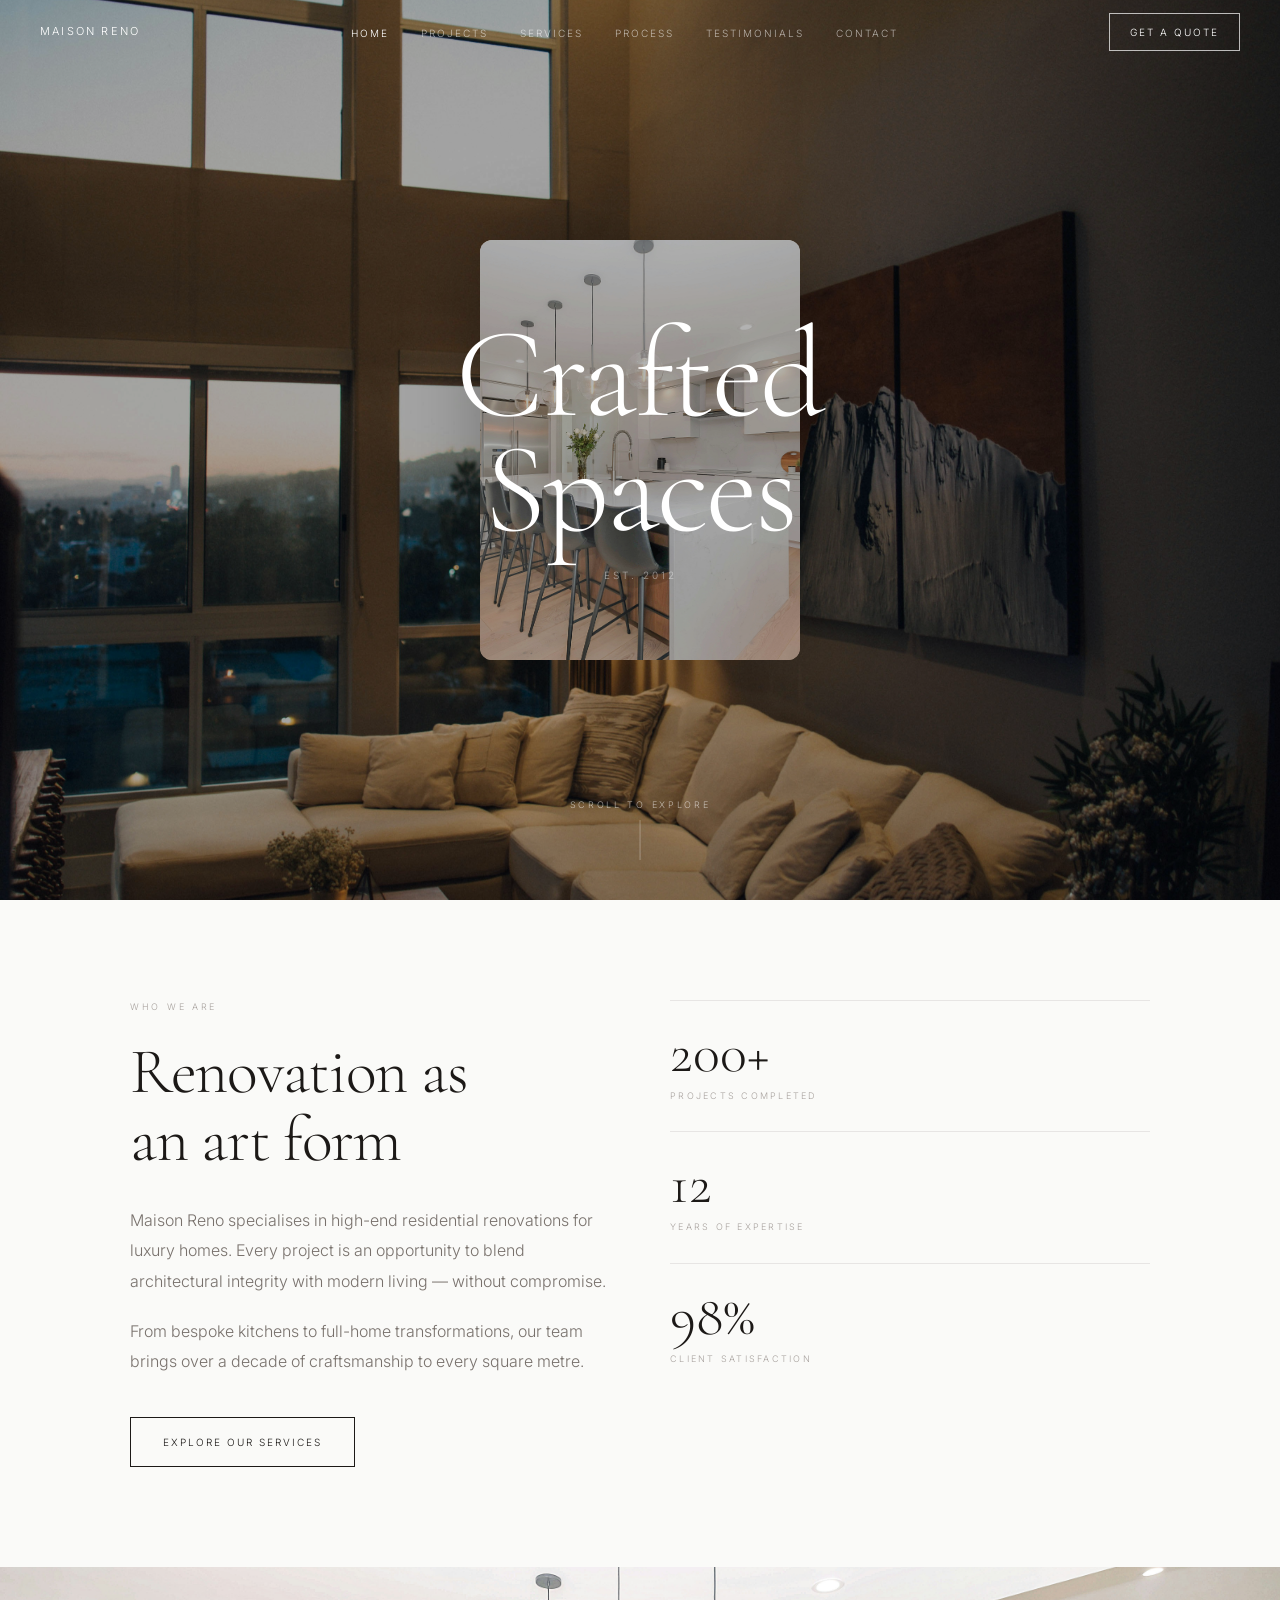
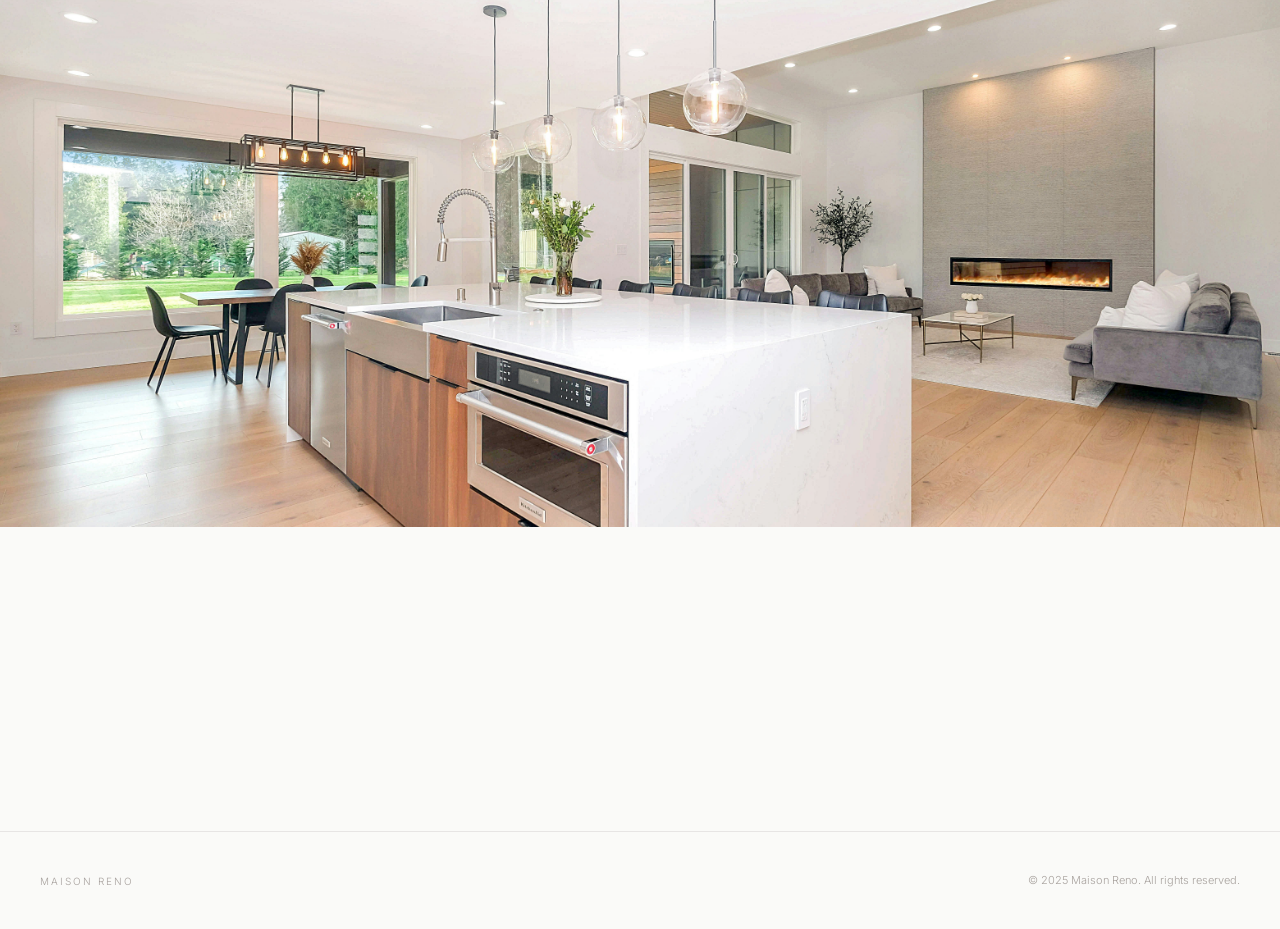
<file: index.html>
<!DOCTYPE html>
<html lang="en">
<head>
  <meta charset="UTF-8" />
  <meta name="viewport" content="width=device-width, initial-scale=1.0" />
  <title>Maison Reno — Luxury Home Renovations</title>
  <meta name="description" content="Award-winning luxury home renovation specialists. Kitchens, bathrooms, and full-home transformations crafted with precision." />
  <meta property="og:title" content="Maison Reno — Luxury Home Renovations" />
  <meta property="og:description" content="We transform luxury homes with precision craftsmanship and timeless design." />
  <link rel="stylesheet" href="style.css" />
</head>
<body>

  <!-- NAV -->
  <nav id="nav">
    <a href="index.html" class="nav-logo">Maison Reno</a>
    <ul class="nav-links">
      <li><a href="index.html" class="active">Home</a></li>
      <li><a href="projects.html">Projects</a></li>
      <li><a href="services.html">Services</a></li>
      <li><a href="process.html">Process</a></li>
      <li><a href="testimonials.html">Testimonials</a></li>
      <li><a href="contact.html">Contact</a></li>
    </ul>
    <a href="contact.html" class="nav-cta">Get a Quote</a>
    <button class="nav-mobile-toggle" onclick="toggleMobileMenu()" aria-label="Menu">
      <svg width="20" height="20" fill="none" stroke="currentColor" stroke-width="1.5" viewBox="0 0 24 24">
        <path stroke-linecap="round" d="M4 6h16M4 12h16M4 18h16"/>
      </svg>
    </button>
  </nav>

  <!-- HERO -->
  <div class="hero">
    <div class="hero-bg loaded" id="heroBg" style="background-image: url('images/project-living-3.jpg')"></div>
    <div class="hero-overlay"></div>

    <div class="hero-media" id="heroMedia">
      <img src="images/project-kitchen-1.jpg" alt="Luxury kitchen renovation" />
      <div class="hero-media-overlay"></div>
    </div>

    <div class="hero-text" id="heroText">
      <h1 id="heroWord1" style="transform: translateX(0); transition: transform 0.05s linear;">Crafted</h1>
      <h1 id="heroWord2" style="transform: translateX(0); transition: transform 0.05s linear;">Spaces</h1>
      <p style="font-size:10px; letter-spacing:0.3em; text-transform:uppercase; color:rgba(255,255,255,0.5); margin-top:20px;">Est. 2012</p>
    </div>

    <div class="hero-scroll-hint">
      <p>Scroll to explore</p>
      <div class="scroll-line"></div>
    </div>
  </div>

  <!-- ABOUT SECTION -->
  <section>
    <div class="grid-2">
      <div class="fade-in">
        <span class="section-label">Who we are</span>
        <h2 style="font-size: clamp(2.5rem,5vw,4.5rem); margin-bottom: 32px;">Renovation as<br>an art form</h2>
        <p style="color: var(--muted); line-height: 1.9; margin-bottom: 20px;">
          Maison Reno specialises in high-end residential renovations for luxury homes. Every project is an opportunity to blend architectural integrity with modern living — without compromise.
        </p>
        <p style="color: var(--muted); line-height: 1.9; margin-bottom: 40px;">
          From bespoke kitchens to full-home transformations, our team brings over a decade of craftsmanship to every square metre.
        </p>
        <a href="services.html" class="btn">Explore our services</a>
      </div>
      <div class="fade-in" style="transition-delay: 0.15s;">
        <div class="stat-item">
          <p class="stat-num">200+</p>
          <p class="stat-label">Projects completed</p>
        </div>
        <div class="stat-item" style="margin-top:28px;">
          <p class="stat-num">12</p>
          <p class="stat-label">Years of expertise</p>
        </div>
        <div class="stat-item" style="margin-top:28px;">
          <p class="stat-num">98%</p>
          <p class="stat-label">Client satisfaction</p>
        </div>
      </div>
    </div>
  </section>

  <!-- FEATURED IMAGE -->
  <div style="width:100%; aspect-ratio:16/7; overflow:hidden; margin:0;">
    <img src="images/project-kitchen-2.jpg" alt="Open-plan kitchen and living renovation" style="width:100%; height:100%; object-fit:cover;" />
  </div>

  <!-- QUOTE -->
  <section style="text-align:center; padding: 80px 40px;">
    <div class="fade-in">
      <p style="font-family: var(--heading); font-size: clamp(1.8rem, 4vw, 3rem); font-weight:300; font-style:italic; color:var(--muted); max-width:700px; margin:0 auto; line-height:1.5;">
        "Every detail is a decision. We make thousands of them so you don't have to."
      </p>
    </div>
  </section>

  <!-- FOOTER -->
  <footer>
    <span class="footer-brand">Maison Reno</span>
    <span class="footer-copy">© 2025 Maison Reno. All rights reserved.</span>
  </footer>

  <script src="nav.js"></script>
  <script>
    // Scroll-driven hero expansion
    const heroMedia = document.getElementById('heroMedia');
    const heroWord1 = document.getElementById('heroWord1');
    const heroWord2 = document.getElementById('heroWord2');
    let progress = 0;
    let isExpanded = false;

    function applyHeroProgress(p) {
      const mob = window.innerWidth <= 768;
      const startW = mob ? 200 : 320, endW = mob ? 700 : 1100;
      const startH = mob ? 260 : 420, endH = mob ? 280 : 380;
      heroMedia.style.width = Math.min(startW + p * endW, window.innerWidth * 0.95) + 'px';
      heroMedia.style.height = Math.min(startH + p * endH, window.innerHeight * 0.85) + 'px';
      const tx = p * (mob ? 80 : 140);
      heroWord1.style.transform = `translateX(-${tx}px)`;
      heroWord2.style.transform = `translateX(${tx}px)`;
    }

    window.addEventListener('wheel', (e) => {
      if (!isExpanded) {
        e.preventDefault();
        progress = Math.min(Math.max(progress + e.deltaY * 0.001, 0), 1);
        applyHeroProgress(progress);
        if (progress >= 1) isExpanded = true;
      }
    }, { passive: false });

    let touchStartY = 0;
    window.addEventListener('touchstart', e => { touchStartY = e.touches[0].clientY; }, { passive: true });
    window.addEventListener('touchmove', e => {
      if (!isExpanded) {
        e.preventDefault();
        const delta = touchStartY - e.touches[0].clientY;
        touchStartY = e.touches[0].clientY;
        progress = Math.min(Math.max(progress + delta * 0.004, 0), 1);
        applyHeroProgress(progress);
        if (progress >= 1) isExpanded = true;
      }
    }, { passive: false });

    applyHeroProgress(0);

    // Fade-in on scroll
    const observer = new IntersectionObserver((entries) => {
      entries.forEach(e => { if (e.isIntersecting) e.target.classList.add('visible'); });
    }, { threshold: 0.15 });
    document.querySelectorAll('.fade-in').forEach(el => observer.observe(el));
  </script>
</body>
</html>
</file>
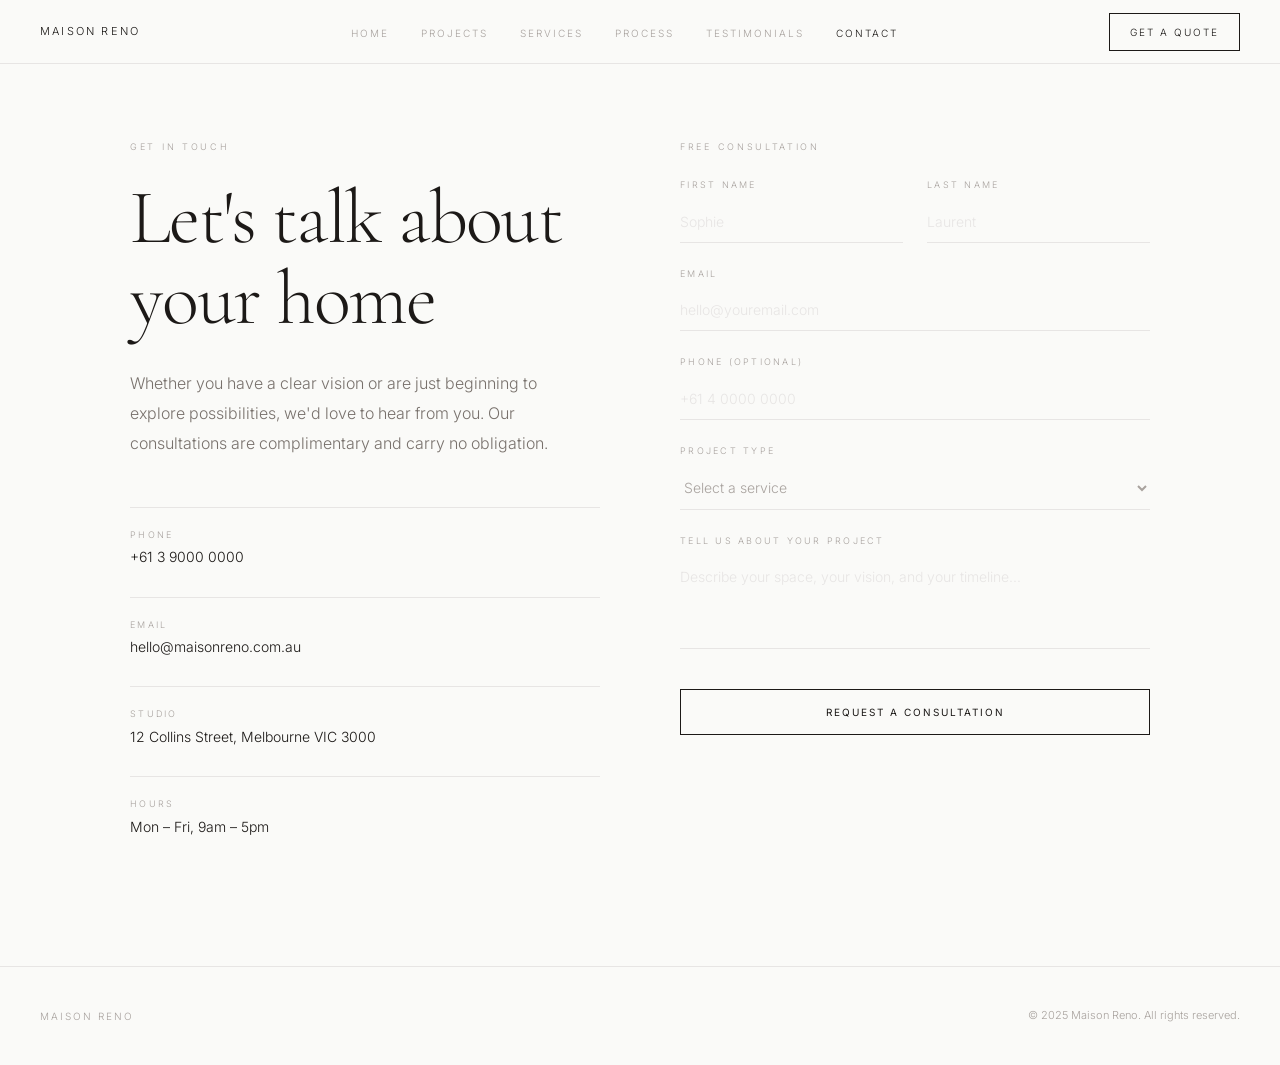
<file: contact.html>
<!DOCTYPE html>
<html lang="en">
<head>
  <meta charset="UTF-8" />
  <meta name="viewport" content="width=device-width, initial-scale=1.0" />
  <title>Contact — Maison Reno</title>
  <meta name="description" content="Get in touch to discuss your luxury renovation project. Free consultations available." />
  <link rel="stylesheet" href="style.css" />
</head>
<body>

  <!-- NAV -->
  <nav id="nav" class="scrolled">
    <a href="index.html" class="nav-logo" style="color: var(--text);">Maison Reno</a>
    <ul class="nav-links">
      <li><a href="index.html">Home</a></li>
      <li><a href="projects.html">Projects</a></li>
      <li><a href="services.html">Services</a></li>
      <li><a href="process.html">Process</a></li>
      <li><a href="testimonials.html">Testimonials</a></li>
      <li><a href="contact.html" class="active">Contact</a></li>
    </ul>
    <a href="contact.html" class="nav-cta">Get a Quote</a>
  </nav>

  <!-- MAIN -->
  <main style="padding: 140px 40px 100px; max-width: 1100px; margin: 0 auto;">
    <div class="grid-2" style="gap: 80px; align-items: start;">

      <!-- LEFT: info -->
      <div class="fade-in">
        <span class="section-label">Get in touch</span>
        <h1 style="font-size: clamp(3rem, 6vw, 5rem); margin-bottom: 28px;">Let's talk about your home</h1>
        <p style="color: var(--muted); line-height: 1.9; margin-bottom: 48px; max-width: 420px;">
          Whether you have a clear vision or are just beginning to explore possibilities, we'd love to hear from you. Our consultations are complimentary and carry no obligation.
        </p>

        <div class="contact-item">
          <p class="contact-label">Phone</p>
          <p class="contact-value">+61 3 9000 0000</p>
        </div>
        <div class="contact-item">
          <p class="contact-label">Email</p>
          <p class="contact-value">hello@maisonreno.com.au</p>
        </div>
        <div class="contact-item">
          <p class="contact-label">Studio</p>
          <p class="contact-value">12 Collins Street, Melbourne VIC 3000</p>
        </div>
        <div class="contact-item">
          <p class="contact-label">Hours</p>
          <p class="contact-value">Mon – Fri, 9am – 5pm</p>
        </div>
      </div>

      <!-- RIGHT: form -->
      <div class="fade-in" style="transition-delay: 0.15s;">
        <span class="section-label">Free consultation</span>

        <form id="contactForm" onsubmit="handleSubmit(event)" style="margin-top: 8px;">
          <div class="form-row">
            <div class="form-group">
              <label class="form-label">First name</label>
              <input type="text" class="form-input" placeholder="Sophie" required />
            </div>
            <div class="form-group">
              <label class="form-label">Last name</label>
              <input type="text" class="form-input" placeholder="Laurent" required />
            </div>
          </div>

          <div class="form-group">
            <label class="form-label">Email</label>
            <input type="email" class="form-input" placeholder="hello@youremail.com" required />
          </div>

          <div class="form-group">
            <label class="form-label">Phone (optional)</label>
            <input type="tel" class="form-input" placeholder="+61 4 0000 0000" />
          </div>

          <div class="form-group">
            <label class="form-label">Project type</label>
            <select class="form-select" required>
              <option value="">Select a service</option>
              <option>Kitchen renovation</option>
              <option>Bathroom renovation</option>
              <option>Full-home transformation</option>
              <option>Other</option>
            </select>
          </div>

          <div class="form-group">
            <label class="form-label">Tell us about your project</label>
            <textarea class="form-textarea" rows="4" placeholder="Describe your space, your vision, and your timeline..."></textarea>
          </div>

          <button type="submit" class="btn" id="submitBtn" style="margin-top: 16px; width: 100%; justify-content: center;">
            Request a consultation
          </button>
        </form>

        <div class="form-success" id="formSuccess">
          <div class="line"></div>
          <span class="section-label" style="display:block; text-align:center;">Thank you</span>
          <h3 style="font-size: 2.5rem; font-family: var(--heading); font-weight:300;">We'll be in touch shortly</h3>
          <p style="color: var(--subtle); margin-top: 12px; font-size: 13px;">Typically within one business day.</p>
        </div>
      </div>

    </div>
  </main>

  <!-- FOOTER -->
  <footer>
    <span class="footer-brand">Maison Reno</span>
    <span class="footer-copy">© 2025 Maison Reno. All rights reserved.</span>
  </footer>

  <script src="nav.js"></script>
  <script>
    function handleSubmit(e) {
      e.preventDefault();
      const btn = document.getElementById('submitBtn');
      btn.textContent = 'Sending...';
      btn.disabled = true;
      setTimeout(() => {
        document.getElementById('contactForm').style.display = 'none';
        document.getElementById('formSuccess').classList.add('show');
      }, 900);
    }

    const observer = new IntersectionObserver((entries) => {
      entries.forEach(e => { if (e.isIntersecting) e.target.classList.add('visible'); });
    }, { threshold: 0.1 });
    document.querySelectorAll('.fade-in').forEach(el => observer.observe(el));
  </script>
</body>
</html>
</file>
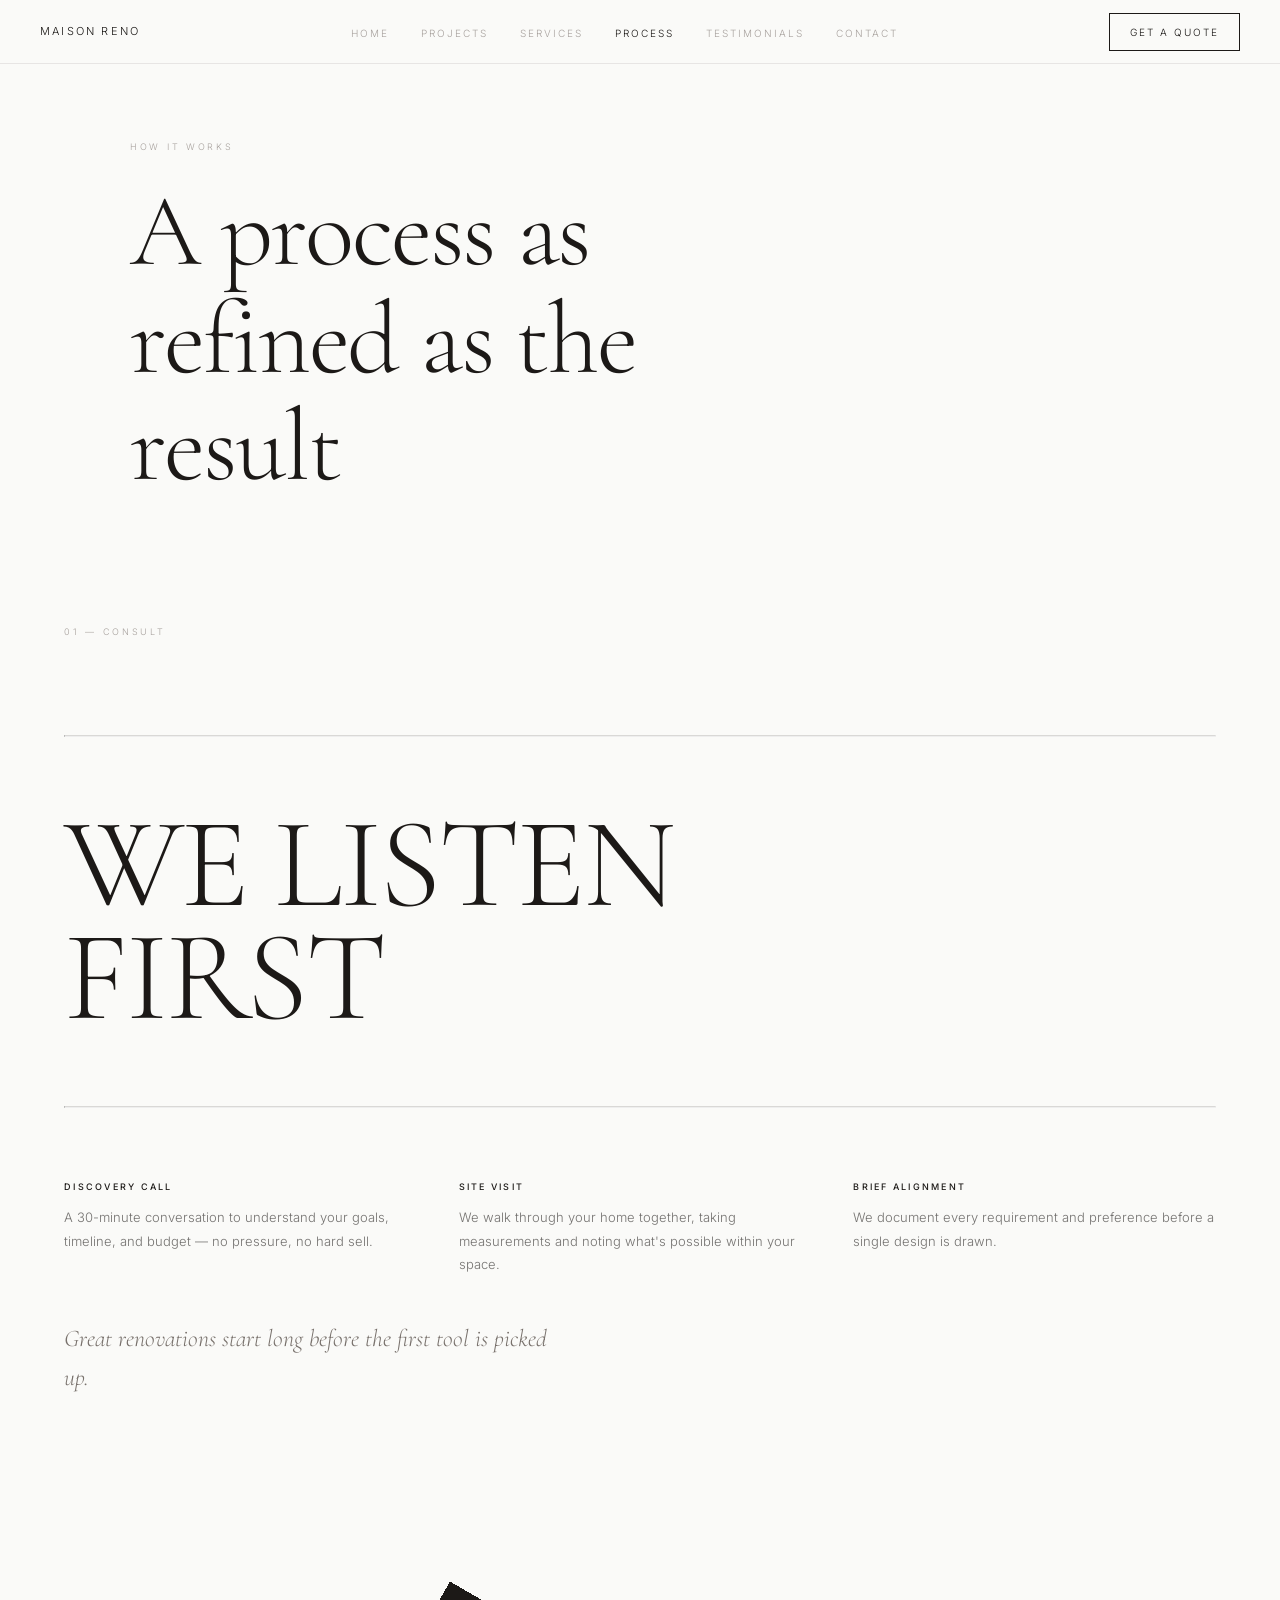
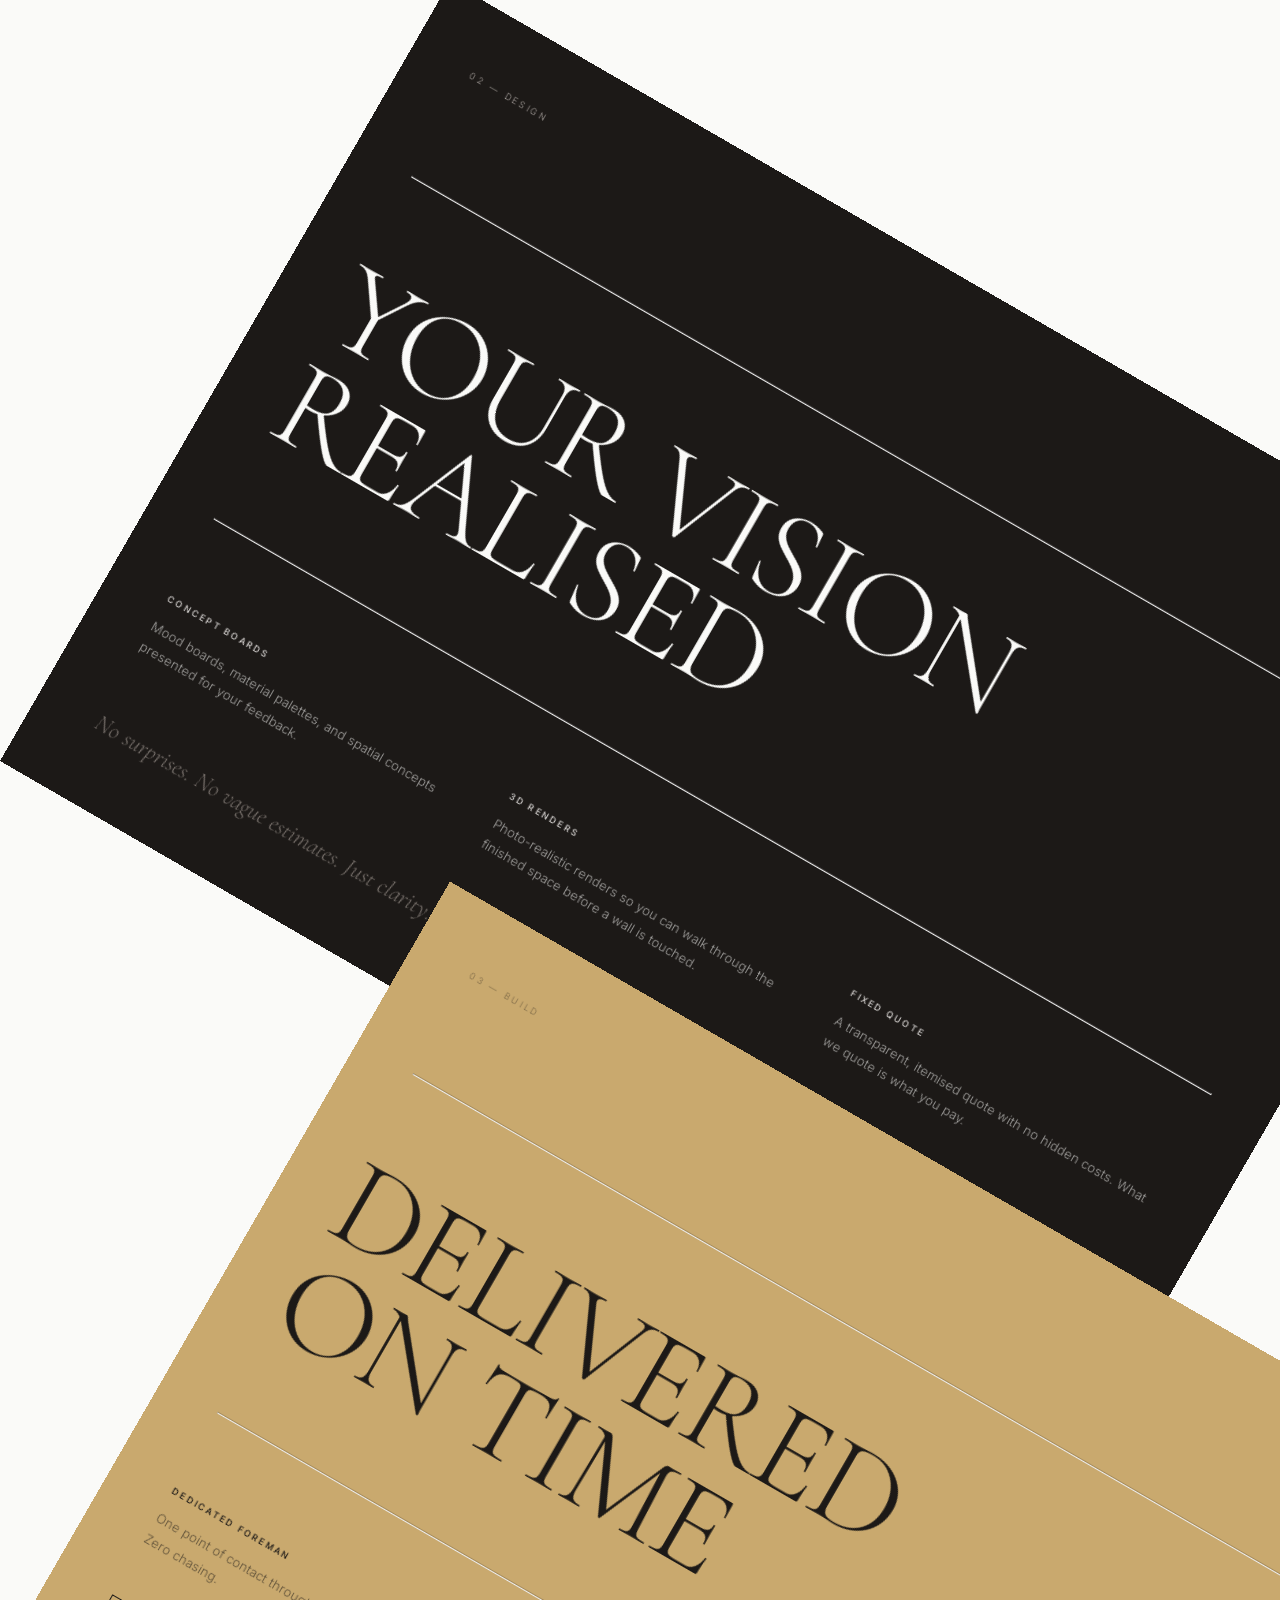
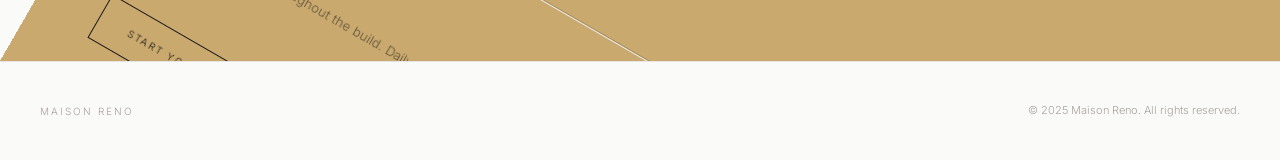
<file: process.html>
<!DOCTYPE html>
<html lang="en">
<head>
  <meta charset="UTF-8" />
  <meta name="viewport" content="width=device-width, initial-scale=1.0" />
  <title>Our Process — Maison Reno</title>
  <meta name="description" content="A transparent, three-step renovation process designed around your lifestyle." />
  <link rel="stylesheet" href="style.css" />
  <style>
    .process-wrap { overflow: hidden; }

    .process-panel {
      min-height: 100vh;
      display: flex;
      flex-direction: column;
      justify-content: space-between;
      padding: clamp(2rem, 5vw, 5rem) clamp(2rem, 5vw, 5rem);
      position: sticky;
      top: 0;
      overflow: hidden;
      transform: rotate(0deg);
      transform-origin: bottom left;
    }

    .process-panel:not(:first-child) {
      transform: rotate(30deg);
      transform-origin: bottom left;
      transition: transform 0.1s linear;
    }

    .process-panel:nth-child(1) { background: #fafaf8; color: #1c1917; z-index: 1; }
    .process-panel:nth-child(2) { background: #1c1917; color: #fafaf8; z-index: 2; }
    .process-panel:nth-child(3) { background: #c9a96e; color: #1c1917; z-index: 3; }

    .process-panel h2 {
      font-size: clamp(3.5rem, 10vw, 10rem);
      line-height: 0.88;
      text-transform: uppercase;
      font-family: var(--heading);
      font-weight: 300;
    }

    .process-steps {
      display: grid;
      grid-template-columns: repeat(3, 1fr);
      gap: 32px;
    }

    .process-step-label {
      font-size: 9px;
      letter-spacing: 0.25em;
      text-transform: uppercase;
      font-weight: 500;
      margin-bottom: 12px;
    }

    .process-step-text {
      font-size: 13px;
      line-height: 1.8;
      opacity: 0.6;
    }

    hr.light { border-top: 1px solid rgba(255,255,255,0.15); margin: 28px 0; }
    hr.dark { border-top: 1px solid rgba(28,25,23,0.15); margin: 28px 0; }
    hr.gold { border-top: 1px solid rgba(28,25,23,0.2); margin: 28px 0; }

    @media (max-width: 768px) {
      .process-steps { grid-template-columns: 1fr; }
      .process-panel { position: relative; }
    }
  </style>
</head>
<body>

  <!-- NAV -->
  <nav id="nav" class="scrolled">
    <a href="index.html" class="nav-logo" style="color: var(--text);">Maison Reno</a>
    <ul class="nav-links">
      <li><a href="index.html">Home</a></li>
      <li><a href="projects.html">Projects</a></li>
      <li><a href="services.html">Services</a></li>
      <li><a href="process.html" class="active">Process</a></li>
      <li><a href="testimonials.html">Testimonials</a></li>
      <li><a href="contact.html">Contact</a></li>
    </ul>
    <a href="contact.html" class="nav-cta">Get a Quote</a>
  </nav>

  <!-- PAGE HEADER -->
  <div style="padding: 140px 40px 60px; max-width: 1100px; margin: 0 auto;">
    <span class="section-label">How it works</span>
    <h1 style="font-size: clamp(3rem, 8vw, 7rem); max-width: 700px;">A process as refined as the result</h1>
  </div>

  <!-- PROCESS PANELS -->
  <div class="process-wrap" id="processWrap">

    <!-- Panel 1 -->
    <div class="process-panel" data-panel="0">
      <span class="section-label">01 — Consult</span>
      <hr class="dark" />
      <h2>We Listen<br>First</h2>
      <hr class="dark" />
      <div class="process-steps">
        <div>
          <p class="process-step-label">Discovery call</p>
          <p class="process-step-text">A 30-minute conversation to understand your goals, timeline, and budget — no pressure, no hard sell.</p>
        </div>
        <div>
          <p class="process-step-label">Site visit</p>
          <p class="process-step-text">We walk through your home together, taking measurements and noting what's possible within your space.</p>
        </div>
        <div>
          <p class="process-step-label">Brief alignment</p>
          <p class="process-step-text">We document every requirement and preference before a single design is drawn.</p>
        </div>
      </div>
      <p style="font-family: var(--heading); font-size: 1.5rem; font-style:italic; color: var(--muted); max-width: 500px; font-weight:300;">
        Great renovations start long before the first tool is picked up.
      </p>
    </div>

    <!-- Panel 2 -->
    <div class="process-panel" data-panel="1">
      <span class="section-label" style="color:#a8a29e;">02 — Design</span>
      <hr class="light" />
      <h2 style="color:#fafaf8;">Your Vision<br>Realised</h2>
      <hr class="light" />
      <div class="process-steps">
        <div>
          <p class="process-step-label" style="color:#d6d3d1;">Concept boards</p>
          <p class="process-step-text" style="color:#fafaf8;">Mood boards, material palettes, and spatial concepts presented for your feedback.</p>
        </div>
        <div>
          <p class="process-step-label" style="color:#d6d3d1;">3D renders</p>
          <p class="process-step-text" style="color:#fafaf8;">Photo-realistic renders so you can walk through the finished space before a wall is touched.</p>
        </div>
        <div>
          <p class="process-step-label" style="color:#d6d3d1;">Fixed quote</p>
          <p class="process-step-text" style="color:#fafaf8;">A transparent, itemised quote with no hidden costs. What we quote is what you pay.</p>
        </div>
      </div>
      <p style="font-family: var(--heading); font-size: 1.5rem; font-style:italic; color: #78716c; max-width: 500px; font-weight:300;">
        No surprises. No vague estimates. Just clarity.
      </p>
    </div>

    <!-- Panel 3 -->
    <div class="process-panel" data-panel="2">
      <span class="section-label" style="color: rgba(28,25,23,0.45);">03 — Build</span>
      <hr class="gold" />
      <h2>Delivered<br>On Time</h2>
      <hr class="gold" />
      <div class="process-steps">
        <div>
          <p class="process-step-label">Dedicated foreman</p>
          <p class="process-step-text">One point of contact throughout the build. Daily updates. Zero chasing.</p>
        </div>
        <div>
          <p class="process-step-label">Quality assurance</p>
          <p class="process-step-text">Multi-stage inspections at every phase. Nothing moves forward until it meets our standard.</p>
        </div>
        <div>
          <p class="process-step-label">5-year warranty</p>
          <p class="process-step-text">We stand behind our work — every project comes with a comprehensive warranty.</p>
        </div>
      </div>
      <a href="contact.html" class="btn">Start your project</a>
    </div>

  </div>

  <!-- FOOTER -->
  <footer>
    <span class="footer-brand">Maison Reno</span>
    <span class="footer-copy">© 2025 Maison Reno. All rights reserved.</span>
  </footer>

  <script src="nav.js"></script>
  <script>
    // GSAP-style scroll rotation for panels
    const panels = document.querySelectorAll('.process-panel[data-panel]');

    const rotationObserver = new IntersectionObserver((entries) => {
      entries.forEach(entry => {
        const panel = entry.target;
        const idx = parseInt(panel.dataset.panel);
        if (idx === 0) return;
        if (entry.isIntersecting) {
          panel.style.transform = 'rotate(0deg)';
          panel.style.transition = 'transform 0.7s cubic-bezier(.4,0,.2,1)';
        } else {
          panel.style.transform = 'rotate(30deg)';
        }
      });
    }, { threshold: 0.1 });

    panels.forEach(p => rotationObserver.observe(p));
  </script>
</body>
</html>
</file>
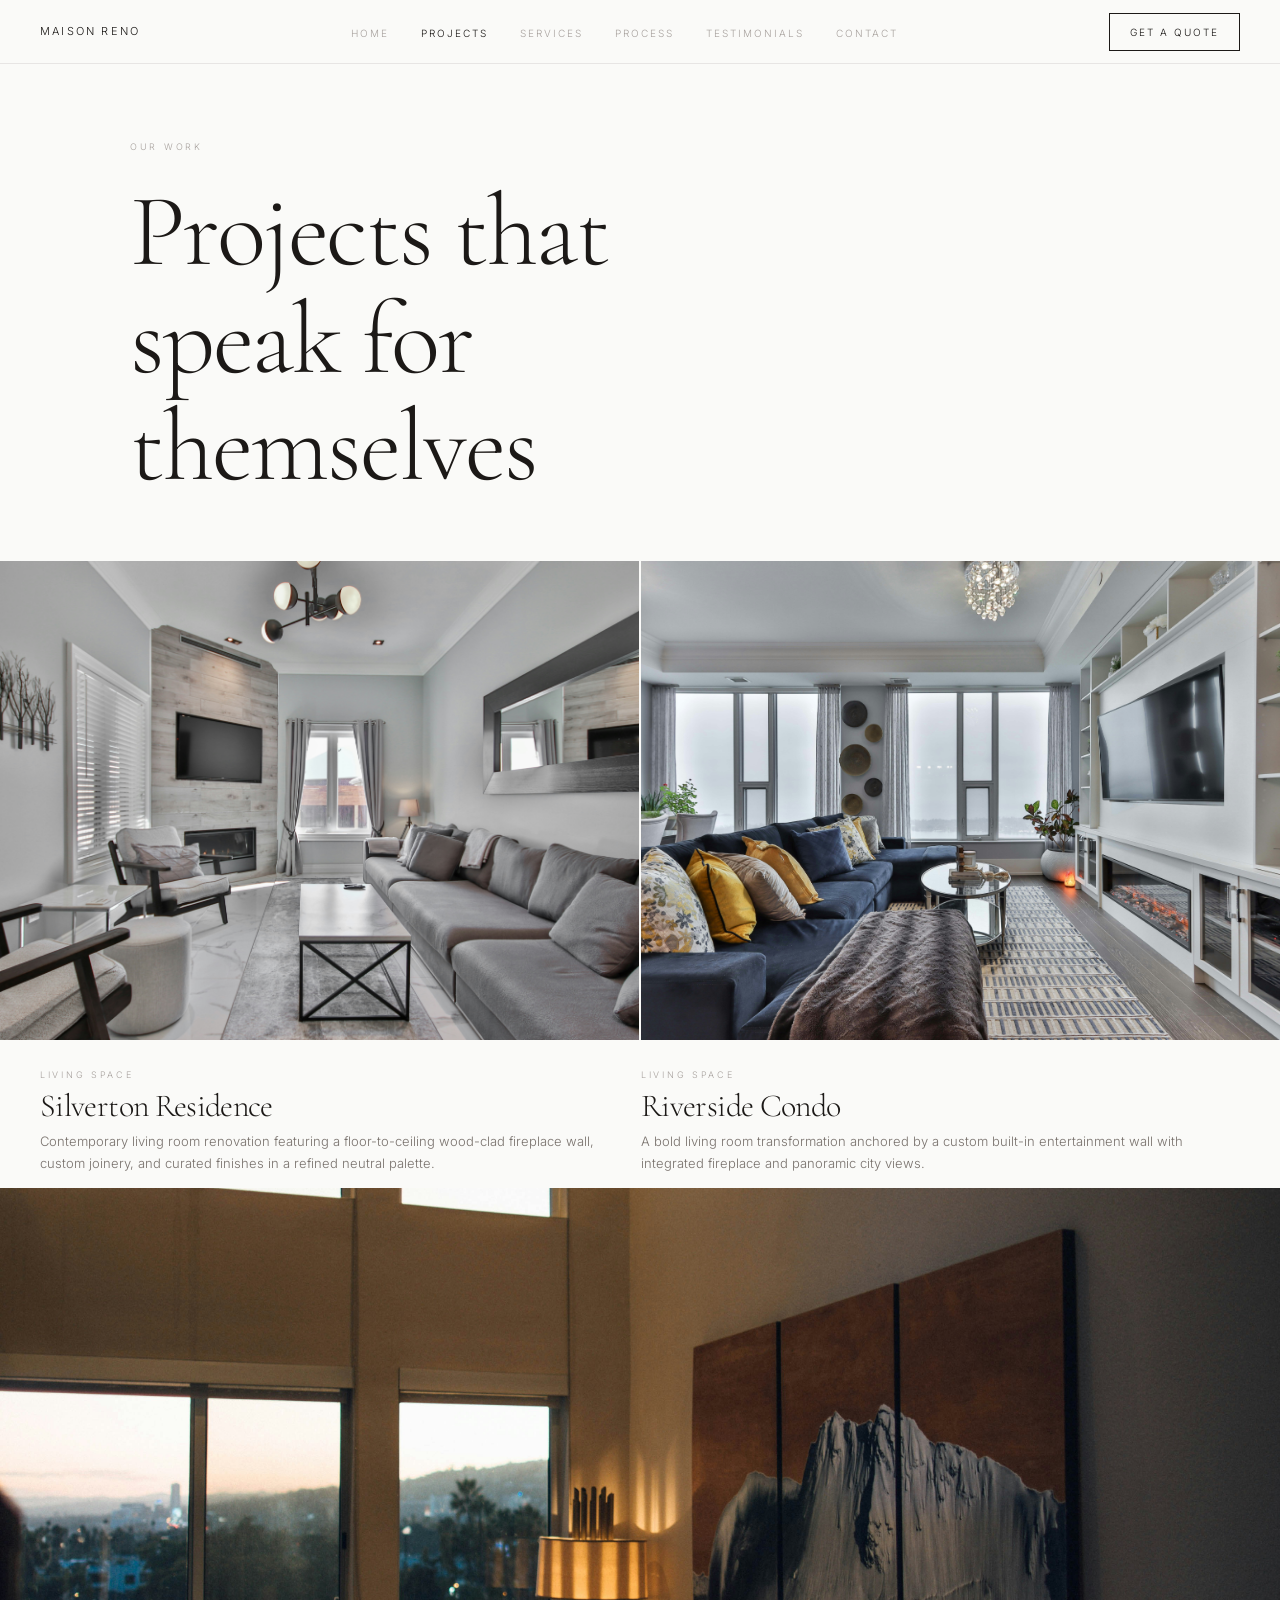
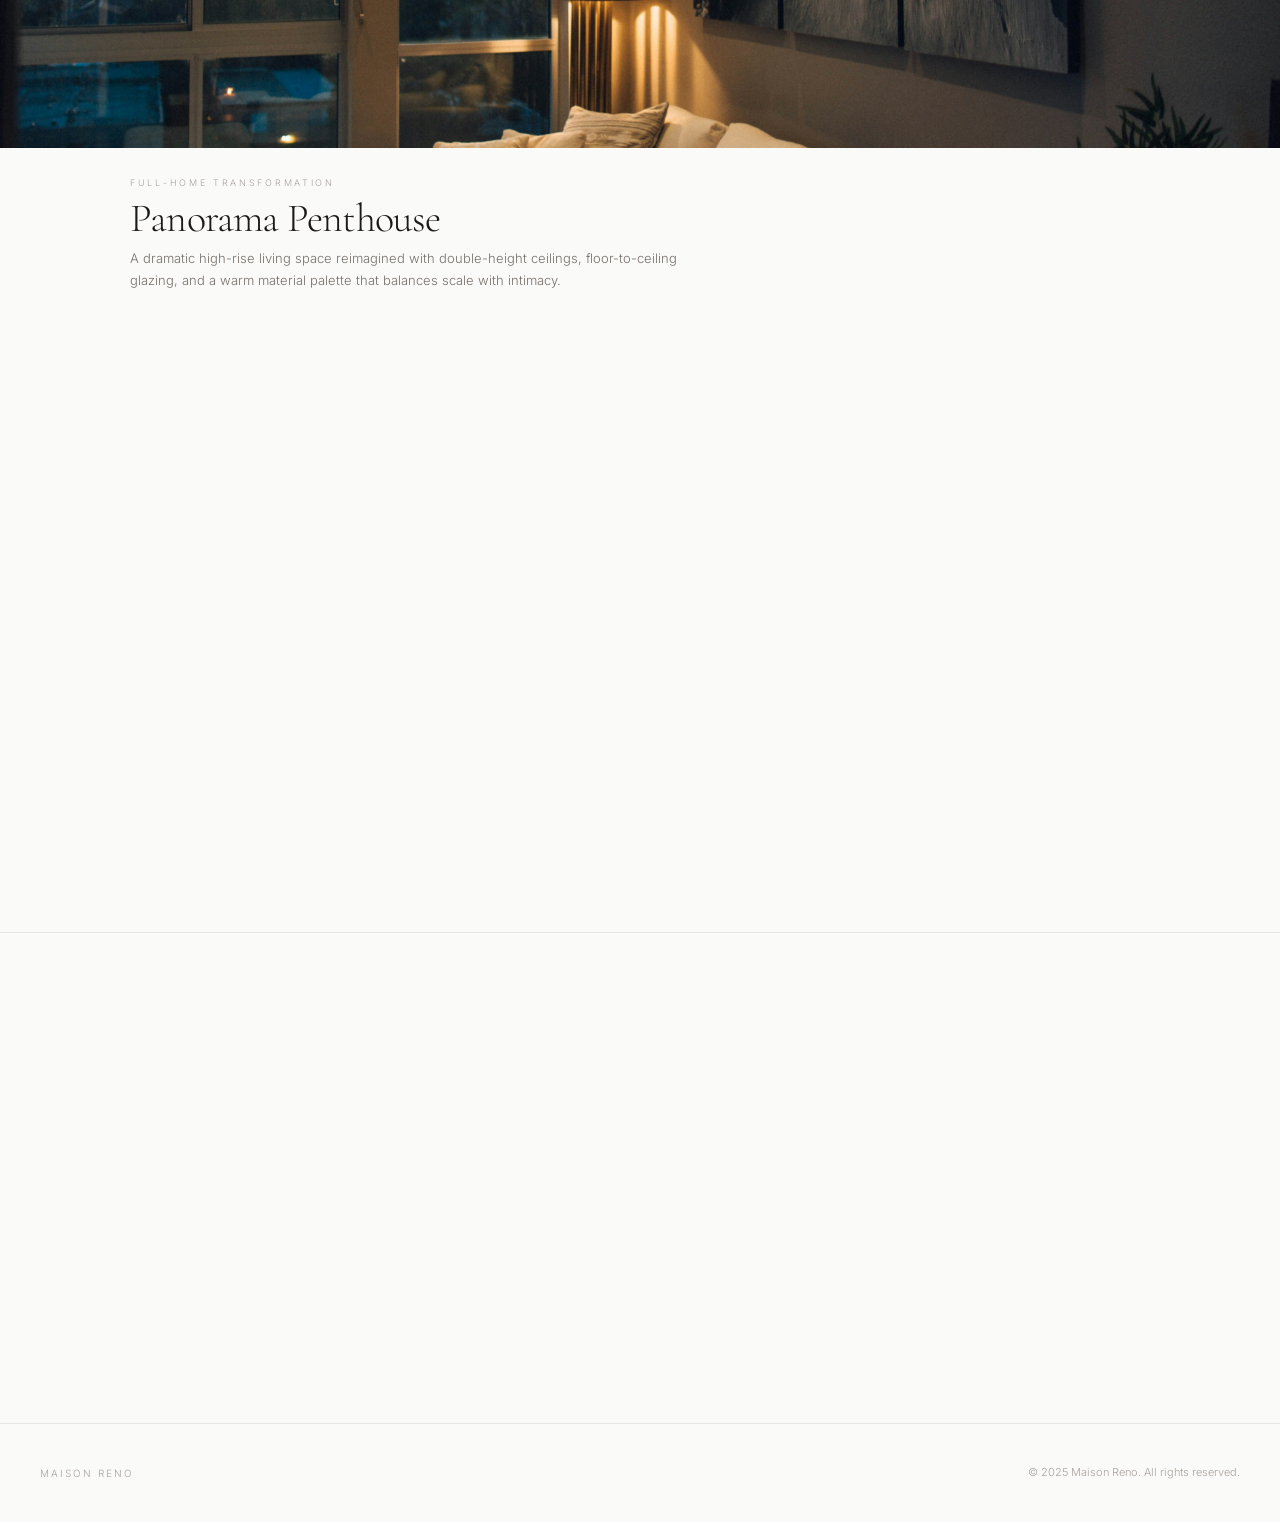
<file: projects.html>
<!DOCTYPE html>
<html lang="en">
<head>
  <meta charset="UTF-8" />
  <meta name="viewport" content="width=device-width, initial-scale=1.0" />
  <title>Projects — Maison Reno</title>
  <meta name="description" content="Browse our portfolio of luxury home renovations — bespoke kitchens, living spaces, and full-home transformations." />
  <link rel="stylesheet" href="style.css" />
  <style>
    .proj-grid-2 {
      display: grid;
      grid-template-columns: 1fr 1fr;
      gap: 2px;
      margin-bottom: 2px;
    }
    .proj-card { cursor: default; }
    .proj-card-img {
      overflow: hidden;
      aspect-ratio: 4/3;
    }
    .proj-card-img.wide { aspect-ratio: 16/7; }
    .proj-card-img img {
      width: 100%;
      height: 100%;
      object-fit: cover;
      transition: transform 0.6s ease;
      display: block;
    }
    .proj-card:hover .proj-card-img img { transform: scale(1.04); }
    .proj-card-info {
      padding: 28px 0 12px;
    }
    .proj-card-info h3 { font-size: clamp(1.4rem, 3vw, 2rem); }
    .proj-card-info p {
      color: var(--muted);
      font-size: 13px;
      margin-top: 8px;
      line-height: 1.7;
      max-width: 560px;
    }
    .proj-full {
      margin-bottom: 2px;
    }
    .proj-full .proj-card-info {
      padding: 28px 40px 12px;
      max-width: 1100px;
      margin: 0 auto;
    }
    @media (max-width: 768px) {
      .proj-grid-2 { grid-template-columns: 1fr; }
      .proj-full .proj-card-info { padding: 24px 20px 12px; }
    }
  </style>
</head>
<body>

  <!-- NAV -->
  <nav id="nav" class="scrolled">
    <a href="index.html" class="nav-logo" style="color: var(--text);">Maison Reno</a>
    <ul class="nav-links">
      <li><a href="index.html">Home</a></li>
      <li><a href="projects.html" class="active">Projects</a></li>
      <li><a href="services.html">Services</a></li>
      <li><a href="process.html">Process</a></li>
      <li><a href="testimonials.html">Testimonials</a></li>
      <li><a href="contact.html">Contact</a></li>
    </ul>
    <a href="contact.html" class="nav-cta">Get a Quote</a>
    <button class="nav-mobile-toggle" onclick="toggleMobileMenu()" aria-label="Menu">
      <svg width="20" height="20" fill="none" stroke="currentColor" stroke-width="1.5" viewBox="0 0 24 24">
        <path stroke-linecap="round" d="M4 6h16M4 12h16M4 18h16"/>
      </svg>
    </button>
  </nav>

  <!-- PAGE HEADER -->
  <div style="padding: 140px 40px 60px; max-width: 1100px; margin: 0 auto;">
    <span class="section-label">Our work</span>
    <h1 style="font-size: clamp(3rem, 8vw, 7rem); max-width: 700px;" class="fade-in">Projects that speak for themselves</h1>
  </div>

  <!-- ROW 1: Living Room 1 + Living Room 2 -->
  <div class="proj-grid-2">
    <div class="proj-card fade-in">
      <div class="proj-card-img">
        <img src="images/project-living-1.jpg" alt="Silverton Residence — Living Room" loading="lazy" />
      </div>
      <div class="proj-card-info" style="padding-left: 40px;">
        <span class="section-label" style="margin-bottom: 6px;">Living Space</span>
        <h3>Silverton Residence</h3>
        <p>Contemporary living room renovation featuring a floor-to-ceiling wood-clad fireplace wall, custom joinery, and curated finishes in a refined neutral palette.</p>
      </div>
    </div>
    <div class="proj-card fade-in" style="transition-delay: 0.1s;">
      <div class="proj-card-img">
        <img src="images/project-living-2.jpg" alt="Riverside Condo — Living Space" loading="lazy" />
      </div>
      <div class="proj-card-info" style="padding-right: 40px;">
        <span class="section-label" style="margin-bottom: 6px;">Living Space</span>
        <h3>Riverside Condo</h3>
        <p>A bold living room transformation anchored by a custom built-in entertainment wall with integrated fireplace and panoramic city views.</p>
      </div>
    </div>
  </div>

  <!-- ROW 2: Penthouse full width -->
  <div class="proj-full proj-card fade-in">
    <div class="proj-card-img wide">
      <img src="images/project-living-3.jpg" alt="Panorama Penthouse — Living Room" loading="lazy" />
    </div>
    <div class="proj-card-info">
      <span class="section-label" style="margin-bottom: 6px;">Full-Home Transformation</span>
      <h3 style="font-size: clamp(1.6rem, 3.5vw, 2.5rem);">Panorama Penthouse</h3>
      <p>A dramatic high-rise living space reimagined with double-height ceilings, floor-to-ceiling glazing, and a warm material palette that balances scale with intimacy.</p>
    </div>
  </div>

  <!-- ROW 3: Kitchen 1 + Kitchen 2 -->
  <div class="proj-grid-2">
    <div class="proj-card fade-in" style="transition-delay: 0.05s;">
      <div class="proj-card-img">
        <img src="images/project-kitchen-1.jpg" alt="Avondale Estate — Kitchen" loading="lazy" />
      </div>
      <div class="proj-card-info" style="padding-left: 40px;">
        <span class="section-label" style="margin-bottom: 6px;">Bespoke Kitchen</span>
        <h3>Avondale Estate</h3>
        <p>A showpiece kitchen defined by handleless white cabinetry, a waterfall-edge island, and globe pendant lighting — precision craftsmanship from floor to ceiling.</p>
      </div>
    </div>
    <div class="proj-card fade-in" style="transition-delay: 0.15s;">
      <div class="proj-card-img">
        <img src="images/project-kitchen-2.jpg" alt="Meadowbrook Home — Open-Plan Kitchen & Living" loading="lazy" />
      </div>
      <div class="proj-card-info" style="padding-right: 40px;">
        <span class="section-label" style="margin-bottom: 6px;">Open-Plan Transformation</span>
        <h3>Meadowbrook Home</h3>
        <p>A complete open-plan kitchen and living transformation featuring a statement island, integrated appliances, and a seamless connection to the outdoor terrace.</p>
      </div>
    </div>
  </div>

  <!-- CTA -->
  <div class="cta-section">
    <span class="section-label fade-in" style="display:block; text-align:center;">Start your project</span>
    <h2 class="fade-in">Ready to transform your home?</h2>
    <a href="contact.html" class="btn fade-in">Request a consultation</a>
  </div>

  <!-- FOOTER -->
  <footer>
    <span class="footer-brand">Maison Reno</span>
    <span class="footer-copy">© 2025 Maison Reno. All rights reserved.</span>
  </footer>

  <script src="nav.js"></script>
  <script>
    const observer = new IntersectionObserver((entries) => {
      entries.forEach(e => { if (e.isIntersecting) e.target.classList.add('visible'); });
    }, { threshold: 0.05, rootMargin: '0px 0px -40px 0px' });
    document.querySelectorAll('.fade-in').forEach(el => observer.observe(el));
  </script>
</body>
</html>
</file>
<file: style.css>
@import url('https://fonts.googleapis.com/css2?family=Cormorant+Garamond:wght@300;400;500;600&family=Inter:wght@300;400;500&display=swap');

*, *::before, *::after { box-sizing: border-box; margin: 0; padding: 0; }

:root {
  --bg: #fafaf8;
  --text: #1c1917;
  --muted: #78716c;
  --subtle: #a8a29e;
  --border: #e7e5e4;
  --gold: #c9a96e;
  --heading: 'Cormorant Garamond', Georgia, serif;
  --body: 'Inter', system-ui, sans-serif;
}

html { scroll-behavior: smooth; font-size: 16px; }

body {
  background: var(--bg);
  color: var(--text);
  font-family: var(--body);
  font-weight: 300;
  line-height: 1.6;
  -webkit-font-smoothing: antialiased;
}

/* ── NAV ── */
nav {
  position: fixed;
  top: 0; left: 0; right: 0;
  z-index: 100;
  height: 64px;
  display: flex;
  align-items: center;
  justify-content: space-between;
  padding: 0 40px;
  transition: background 0.4s, border-color 0.4s;
}

nav.scrolled {
  background: rgba(250,250,248,0.92);
  backdrop-filter: blur(12px);
  border-bottom: 1px solid var(--border);
}

.nav-logo {
  font-family: var(--body);
  font-size: 11px;
  letter-spacing: 0.2em;
  text-transform: uppercase;
  text-decoration: none;
  color: white;
  transition: color 0.4s;
}

nav.scrolled .nav-logo { color: var(--text); }

.nav-links {
  display: flex;
  gap: 32px;
  list-style: none;
}

.nav-links a {
  font-size: 10px;
  letter-spacing: 0.2em;
  text-transform: uppercase;
  text-decoration: none;
  color: rgba(255,255,255,0.6);
  transition: color 0.3s;
}

.nav-links a:hover, .nav-links a.active { color: white; }

nav.scrolled .nav-links a { color: var(--subtle); }
nav.scrolled .nav-links a:hover,
nav.scrolled .nav-links a.active { color: var(--text); }

.nav-cta {
  font-size: 10px;
  letter-spacing: 0.2em;
  text-transform: uppercase;
  text-decoration: none;
  padding: 10px 20px;
  border: 1px solid rgba(255,255,255,0.7);
  color: white;
  transition: all 0.3s;
}

.nav-cta:hover { background: white; color: var(--text); }

nav.scrolled .nav-cta { border-color: var(--text); color: var(--text); }
nav.scrolled .nav-cta:hover { background: var(--text); color: white; }

.nav-mobile-toggle {
  display: none;
  background: none;
  border: none;
  cursor: pointer;
  color: white;
}

nav.scrolled .nav-mobile-toggle { color: var(--text); }

/* ── HERO ── */
.hero {
  position: relative;
  height: 100vh;
  display: flex;
  align-items: center;
  justify-content: center;
  overflow: hidden;
}

.hero-bg {
  position: absolute;
  inset: 0;
  background-size: cover;
  background-position: center;
  transform: scale(1.05);
  transition: transform 8s ease-out;
}

.hero-bg.loaded { transform: scale(1); }

.hero-overlay {
  position: absolute;
  inset: 0;
  background: rgba(0,0,0,0.35);
}

.hero-media {
  position: absolute;
  width: 320px;
  height: 420px;
  border-radius: 12px;
  overflow: hidden;
  box-shadow: 0 0 80px rgba(0,0,0,0.3);
  transition: width 0.6s cubic-bezier(.4,0,.2,1), height 0.6s cubic-bezier(.4,0,.2,1);
}

.hero-media img {
  width: 100%;
  height: 100%;
  object-fit: cover;
}

.hero-media-overlay {
  position: absolute;
  inset: 0;
  background: rgba(0,0,0,0.3);
  border-radius: 12px;
}

.hero-text {
  position: relative;
  z-index: 10;
  text-align: center;
  pointer-events: none;
}

.hero-text h1 {
  font-family: var(--heading);
  font-size: clamp(3.5rem, 10vw, 9rem);
  font-weight: 300;
  color: white;
  line-height: 0.9;
  letter-spacing: -0.02em;
}

.hero-scroll-hint {
  position: absolute;
  bottom: 40px;
  left: 50%;
  transform: translateX(-50%);
  z-index: 10;
  text-align: center;
}

.hero-scroll-hint p {
  font-size: 9px;
  letter-spacing: 0.3em;
  text-transform: uppercase;
  color: rgba(255,255,255,0.6);
  margin-bottom: 8px;
}

.scroll-line {
  width: 1px;
  height: 40px;
  background: rgba(255,255,255,0.3);
  margin: 0 auto;
  animation: scrollLine 2s ease-in-out infinite;
}

@keyframes scrollLine {
  0% { transform: scaleY(0); transform-origin: top; }
  50% { transform: scaleY(1); transform-origin: top; }
  51% { transform: scaleY(1); transform-origin: bottom; }
  100% { transform: scaleY(0); transform-origin: bottom; }
}

/* ── SECTIONS ── */
section { padding: 100px 40px; max-width: 1100px; margin: 0 auto; }

.section-label {
  font-size: 9px;
  letter-spacing: 0.3em;
  text-transform: uppercase;
  color: var(--subtle);
  margin-bottom: 24px;
  display: block;
}

h1, h2, h3 {
  font-family: var(--heading);
  font-weight: 300;
  letter-spacing: -0.02em;
  line-height: 1.05;
}

.divider {
  border: none;
  border-top: 1px solid var(--border);
  margin: 32px 0;
}

/* ── GRID ── */
.grid-2 { display: grid; grid-template-columns: 1fr 1fr; gap: 60px; align-items: start; }
.grid-3 { display: grid; grid-template-columns: repeat(3, 1fr); gap: 32px; }
.grid-4 { display: grid; grid-template-columns: repeat(4, 1fr); gap: 32px; }

/* ── STATS ── */
.stat-item { border-top: 1px solid var(--border); padding-top: 24px; }
.stat-num {
  font-family: var(--heading);
  font-size: 3.5rem;
  font-weight: 300;
  color: var(--text);
  line-height: 1;
}
.stat-label {
  font-size: 9px;
  letter-spacing: 0.25em;
  text-transform: uppercase;
  color: var(--subtle);
  margin-top: 8px;
}

/* ── BUTTON ── */
.btn {
  display: inline-flex;
  align-items: center;
  gap: 12px;
  border: 1px solid var(--text);
  color: var(--text);
  font-size: 10px;
  letter-spacing: 0.2em;
  text-transform: uppercase;
  text-decoration: none;
  padding: 16px 32px;
  transition: all 0.3s;
  font-family: var(--body);
  cursor: pointer;
  background: none;
}

.btn:hover { background: var(--text); color: white; }
.btn-light { border-color: white; color: white; }
.btn-light:hover { background: white; color: var(--text); }

/* ── PARALLAX FEATURE ── */
.feature-row {
  display: grid;
  grid-template-columns: 1fr 1fr;
  gap: 80px;
  align-items: center;
  min-height: 70vh;
  padding: 80px 40px;
  max-width: 1100px;
  margin: 0 auto;
}

.feature-row.reverse { direction: rtl; }
.feature-row.reverse > * { direction: ltr; }

.feature-content { max-width: 420px; }

.feature-content .section-label { margin-bottom: 16px; }

.feature-content h3 {
  font-size: clamp(2.5rem, 5vw, 4rem);
  margin-bottom: 24px;
  color: var(--text);
}

.feature-content p { color: var(--muted); line-height: 1.8; }

.feature-img {
  width: 100%;
  aspect-ratio: 4/5;
  object-fit: cover;
  opacity: 0;
  transform: translateX(60px);
  transition: opacity 0.8s ease, transform 0.8s ease;
}

.feature-img.visible { opacity: 1; transform: translateX(0); }
.feature-row.reverse .feature-img { transform: translateX(-60px); }
.feature-row.reverse .feature-img.visible { transform: translateX(0); }

.feature-text-wrap {
  opacity: 0;
  transform: translateY(30px);
  transition: opacity 0.7s ease 0.1s, transform 0.7s ease 0.1s;
}

.feature-text-wrap.visible { opacity: 1; transform: translateY(0); }

/* ── STORY SCROLL ── */
.story-section {
  min-height: 100vh;
  display: flex;
  flex-direction: column;
  justify-content: space-between;
  padding: clamp(2rem, 6vw, 4rem) clamp(2rem, 6vw, 4rem);
  position: sticky;
  top: 0;
}

.story-section h2 {
  font-size: clamp(3rem, 10vw, 10rem);
  line-height: 0.9;
  text-transform: uppercase;
}

.story-grid { display: grid; grid-template-columns: repeat(3, 1fr); gap: 32px; }

.story-item-label {
  font-size: 9px;
  letter-spacing: 0.25em;
  text-transform: uppercase;
  font-weight: 500;
  margin-bottom: 12px;
}

.story-item-text { font-size: 13px; line-height: 1.7; opacity: 0.6; }

/* ── TESTIMONIALS ── */
.testimonial-grid { display: grid; grid-template-columns: 280px 1fr; gap: 60px; align-items: start; }

.testimonial-nav { display: flex; flex-direction: column; gap: 4px; }

.testimonial-btn {
  text-align: left;
  padding: 16px 20px;
  border: 1px solid var(--border);
  background: none;
  cursor: pointer;
  transition: all 0.3s;
  font-family: var(--body);
}

.testimonial-btn.active { border-color: var(--text); background: var(--text); color: white; }
.testimonial-btn:hover:not(.active) { border-color: var(--subtle); }

.testimonial-btn-name { font-size: 13px; font-weight: 400; }
.testimonial-btn-role { font-size: 11px; color: var(--subtle); margin-top: 2px; }
.testimonial-btn.active .testimonial-btn-role { color: #a8a29e; }

.testimonial-content { display: none; }
.testimonial-content.active { display: flex; flex-direction: column; gap: 20px; }

.testimonial-avatar {
  width: 56px;
  height: 56px;
  border-radius: 50%;
  object-fit: cover;
}

.stars { display: flex; gap: 4px; }
.star { width: 16px; height: 16px; fill: var(--gold); }
.star.empty { fill: var(--border); }

.testimonial-quote {
  font-family: var(--heading);
  font-size: 1.4rem;
  font-weight: 300;
  font-style: italic;
  color: var(--muted);
  line-height: 1.6;
  max-width: 500px;
}

.testimonial-name { font-size: 14px; font-weight: 400; color: var(--text); }
.testimonial-role { font-size: 11px; color: var(--subtle); margin-top: 2px; }

/* ── CONTACT FORM ── */
.form-group { display: flex; flex-direction: column; gap: 8px; margin-bottom: 24px; }

.form-label {
  font-size: 9px;
  letter-spacing: 0.25em;
  text-transform: uppercase;
  color: var(--subtle);
}

.form-input, .form-select, .form-textarea {
  background: none;
  border: none;
  border-bottom: 1px solid var(--border);
  padding: 12px 0;
  font-family: var(--body);
  font-size: 14px;
  color: var(--text);
  font-weight: 300;
  outline: none;
  transition: border-color 0.3s;
  width: 100%;
}

.form-input:focus, .form-select:focus, .form-textarea:focus { border-color: var(--text); }
.form-input::placeholder, .form-textarea::placeholder { color: var(--border); }
.form-textarea { resize: none; }
.form-select { color: var(--subtle); cursor: pointer; }

.form-row { display: grid; grid-template-columns: 1fr 1fr; gap: 24px; }

/* ── CONTACT INFO ── */
.contact-item { border-top: 1px solid var(--border); padding-top: 20px; margin-bottom: 28px; }
.contact-label { font-size: 9px; letter-spacing: 0.25em; text-transform: uppercase; color: var(--subtle); margin-bottom: 4px; }
.contact-value { font-size: 14px; color: var(--text); }

/* ── FOOTER ── */
footer {
  border-top: 1px solid var(--border);
  padding: 40px;
  display: flex;
  align-items: center;
  justify-content: space-between;
}

.footer-brand { font-size: 10px; letter-spacing: 0.2em; text-transform: uppercase; color: var(--subtle); }
.footer-copy { font-size: 11px; color: var(--subtle); }

/* ── FADE IN ── */
.fade-in {
  opacity: 0;
  transform: translateY(24px);
  transition: opacity 0.7s ease, transform 0.7s ease;
}

.fade-in.visible { opacity: 1; transform: translateY(0); }

/* ── CTA SECTION ── */
.cta-section {
  text-align: center;
  padding: 100px 40px;
  border-top: 1px solid var(--border);
}

.cta-section h2 {
  font-size: clamp(2.5rem, 6vw, 5rem);
  margin-bottom: 40px;
  max-width: 600px;
  margin-left: auto;
  margin-right: auto;
}

/* ── SUCCESS MSG ── */
.form-success {
  display: none;
  text-align: center;
  padding: 60px 0;
}

.form-success.show { display: block; }
.form-success .line { width: 40px; height: 1px; background: var(--text); margin: 0 auto 32px; }

/* ── RESPONSIVE ── */
@media (max-width: 768px) {
  nav { padding: 0 20px; }
  .nav-links, .nav-cta { display: none; }
  .nav-mobile-toggle { display: block; }

  section { padding: 60px 20px; }
  .grid-2, .grid-3, .grid-4, .feature-row, .testimonial-grid { grid-template-columns: 1fr; }
  .feature-row.reverse { direction: ltr; }
  .story-grid { grid-template-columns: 1fr; }
  footer { flex-direction: column; gap: 12px; text-align: center; }
  .form-row { grid-template-columns: 1fr; }
}
</file>
